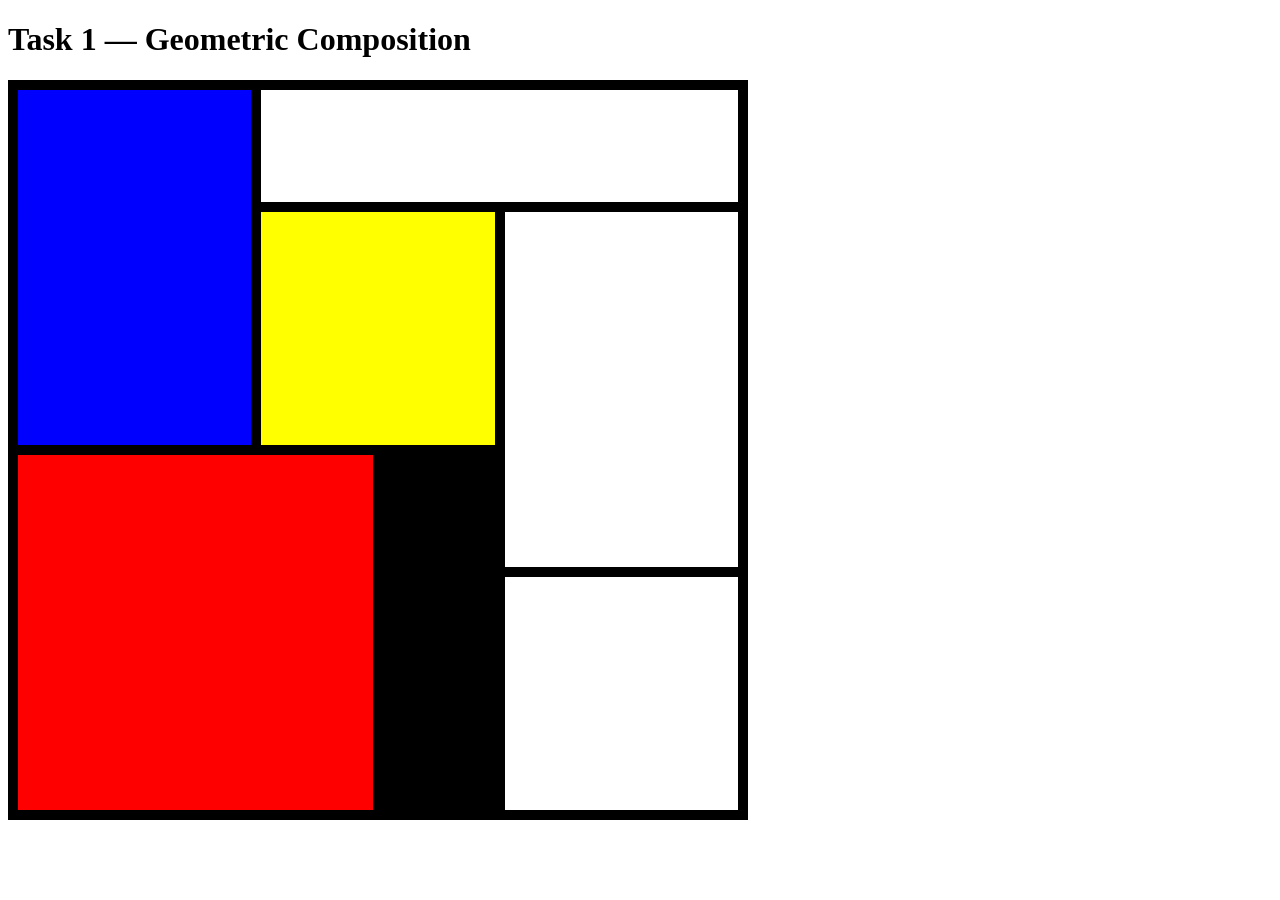
<file: Task1/Index.html>
<!DOCTYPE html>
<html lang="en">
<head>
    <meta charset="UTF-8">
    <meta name="viewport" content="width=device-width, initial-scale=1.0">
    <link rel="stylesheet" href="style.css">
    <title>Document</title>
</head>
<body>
     <h1>Task 1 — Geometric Composition</h1>
        <div class="composition">
            <div class="block blue"></div>
            <div class="block top-white"></div>
            <div class="block yellow"></div>
            <div class="block right-white"></div>
            <div class="block red"></div>
            <div class="block black"></div>
            <div class="block bottom-white"></div>
        </div>
</body>
</html>
</file>
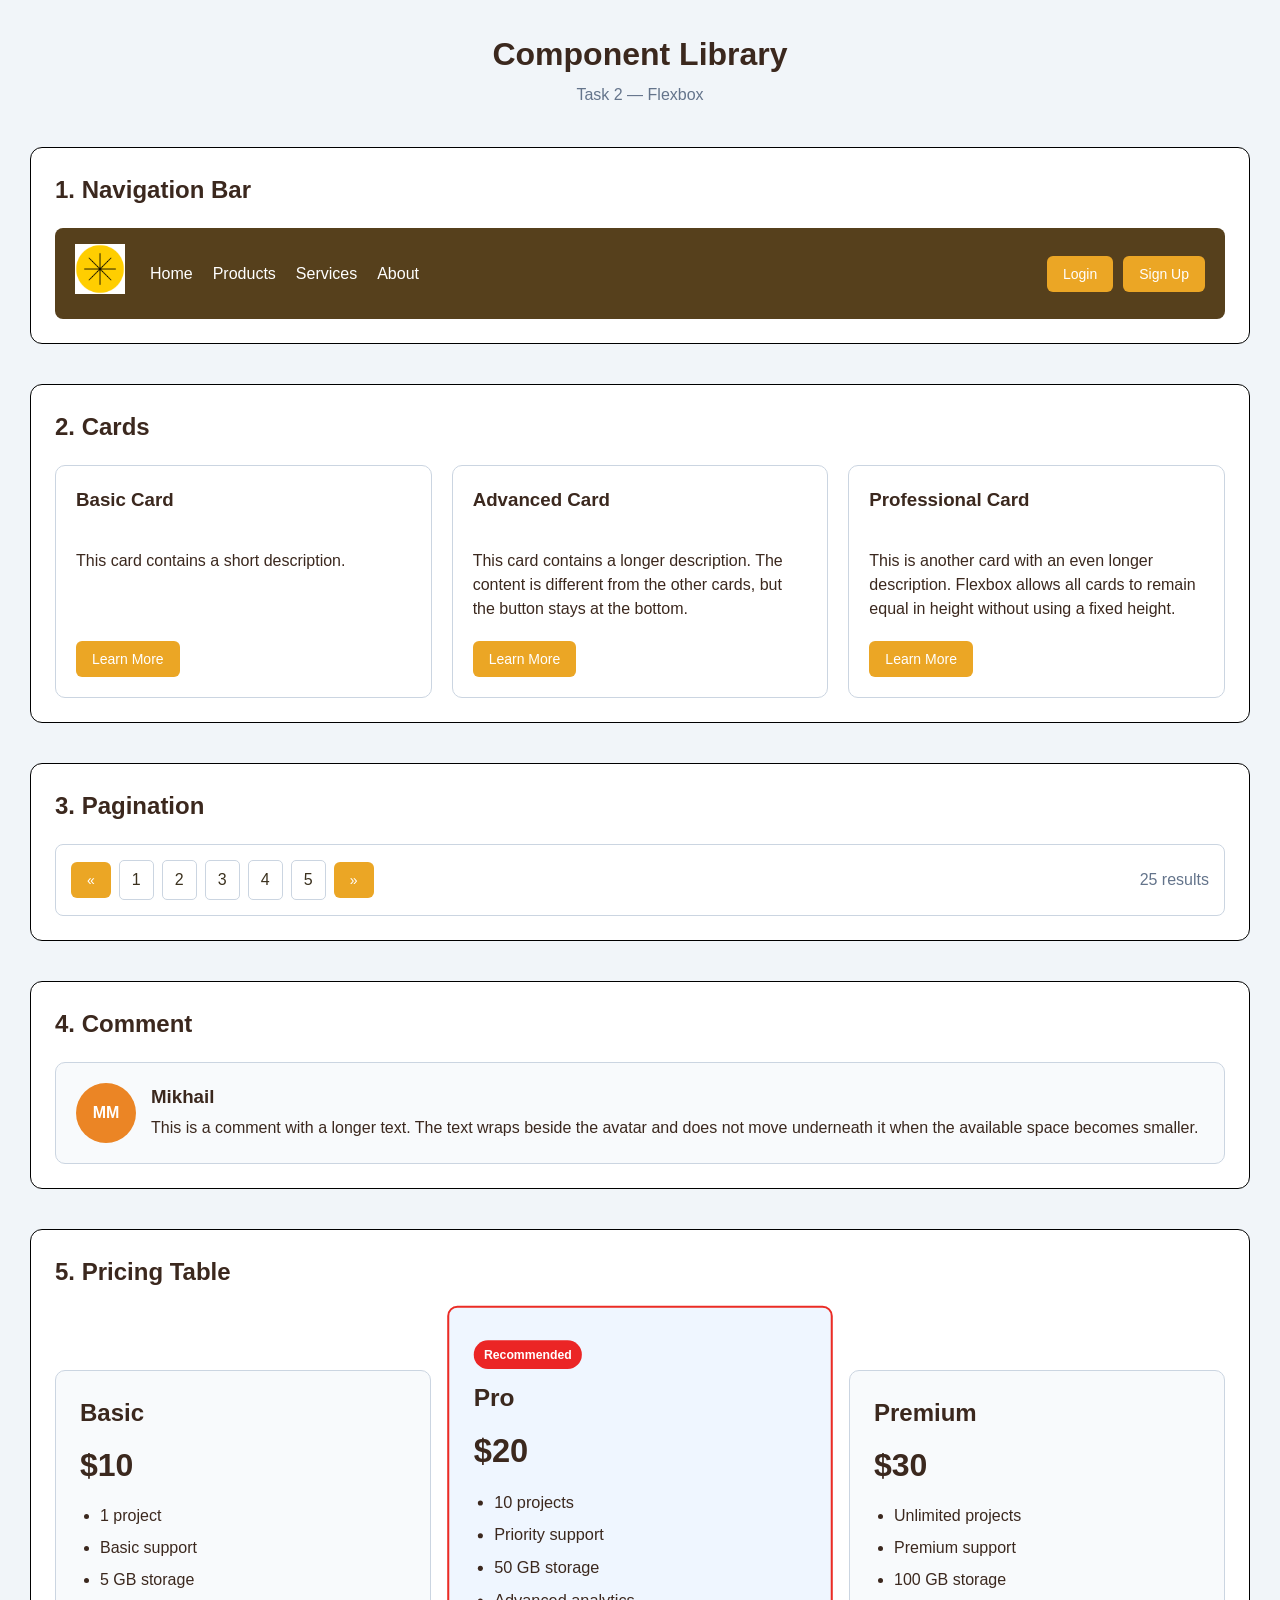
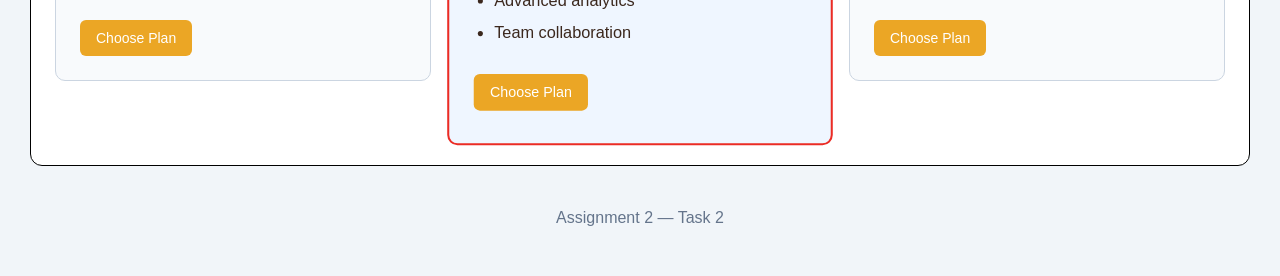
<file: Task2/index.html>
<!DOCTYPE html>
<html lang="en">
<head>
    <meta charset="UTF-8">
    <meta name="viewport" content="width=device-width, initial-scale=1.0">

    <title>Task 2 - Component Library</title>

    <link rel="stylesheet" href="style.css">
</head>

<body>

<header>
    <h1>Component Library</h1>
    <p>Task 2 — Flexbox</p>
</header>

<main>


    <section class="section">
        <h2>1. Navigation Bar</h2>

        <nav class="navbar">
            <div class="logo">
                <img src="images/images.png" alt="MySite" height="50" weidth="50">
            </div>

            <div class="nav-links">
                <a href="#">Home</a>
                <a href="#">Products</a>
                <a href="#">Services</a>
                <a href="#">About</a>
            </div>

            <div class="nav-buttons">
                <button>Login</button>
                <button>Sign Up</button>
            </div>
        </nav>
    </section>


    <section class="section">
        <h2>2. Cards</h2>

        <div class="cards">

            <article class="card">
                <h3>Basic Card</h3>

                <p>
                    This card contains a short description.
                </p>

                <button>Learn More</button>
            </article>


            <article class="card">
                <h3>Advanced Card</h3>

                <p>
                    This card contains a longer description.
                    The content is different from the other
                    cards, but the button stays at the bottom.
                </p>

                <button>Learn More</button>
            </article>

            <article class="card">
                <h3>Professional Card</h3>
                <p>
                    This is another card with an even longer
                    description. Flexbox allows all cards to
                    remain equal in height without using a
                    fixed height.
                </p>

                <button>Learn More</button>
            </article>

        </div>
    </section>


   <section class="section">
        <h2>3. Pagination</h2>
        <div class="pagination">
            <div class="pagination-center">
                <button class="page-arrow">&laquo;</button>
                <div class="page-numbers">
                    <a href="#">1</a>
                    <a href="#">2</a>
                    <a href="#">3</a>
                    <a href="#">4</a>
                    <a href="#">5</a>
                </div>
                <button class="page-arrow">&raquo;</button>
            </div>
            <span class="result-count">25 results</span>
        </div>
    </section>














    <section class="section">
        <h2>4. Comment</h2>
        <article class="comment">
            <div class="avatar">
                MM
            </div>
            <div class="comment-content">
                <h3>Mikhail</h3>
                <p>
                    This is a comment with a longer text.
                    The text wraps beside the avatar and
                    does not move underneath it when the
                    available space becomes smaller.
                </p>
            </div>

        </article>

    </section>







    <section class="section">
        <h2>5. Pricing Table</h2>
        <div class="pricing">
            <article class="plan">
                <h3>Basic</h3>
                <p class="price">$10</p>
                <ul>
                    <li>1 project</li>
                    <li>Basic support</li>
                    <li>5 GB storage</li>
                </ul>
                <button>Choose Plan</button>
            </article>

            <article class="plan recommended">
                <span class="recommended-label">Recommended</span>
                <h3>Pro</h3>
                <p class="price">$20</p>
                <ul>
                    <li>10 projects</li>
                    <li>Priority support</li>
                    <li>50 GB storage</li>
                    <li>Advanced analytics</li>
                    <li>Team collaboration</li>
                </ul>
                <button>Choose Plan</button>
            </article>

            <article class="plan">
                <h3>Premium</h3>
                <p class="price">$30</p>
                <ul>
                    <li>Unlimited projects</li>
                    <li>Premium support</li>
                    <li>100 GB storage</li>
                </ul>
                <button>Choose Plan</button>
            </article>
        </div>
    </section>

</main>
<footer>
    <p>Assignment 2 — Task 2</p>
</footer>
</body>
</html>
</file>
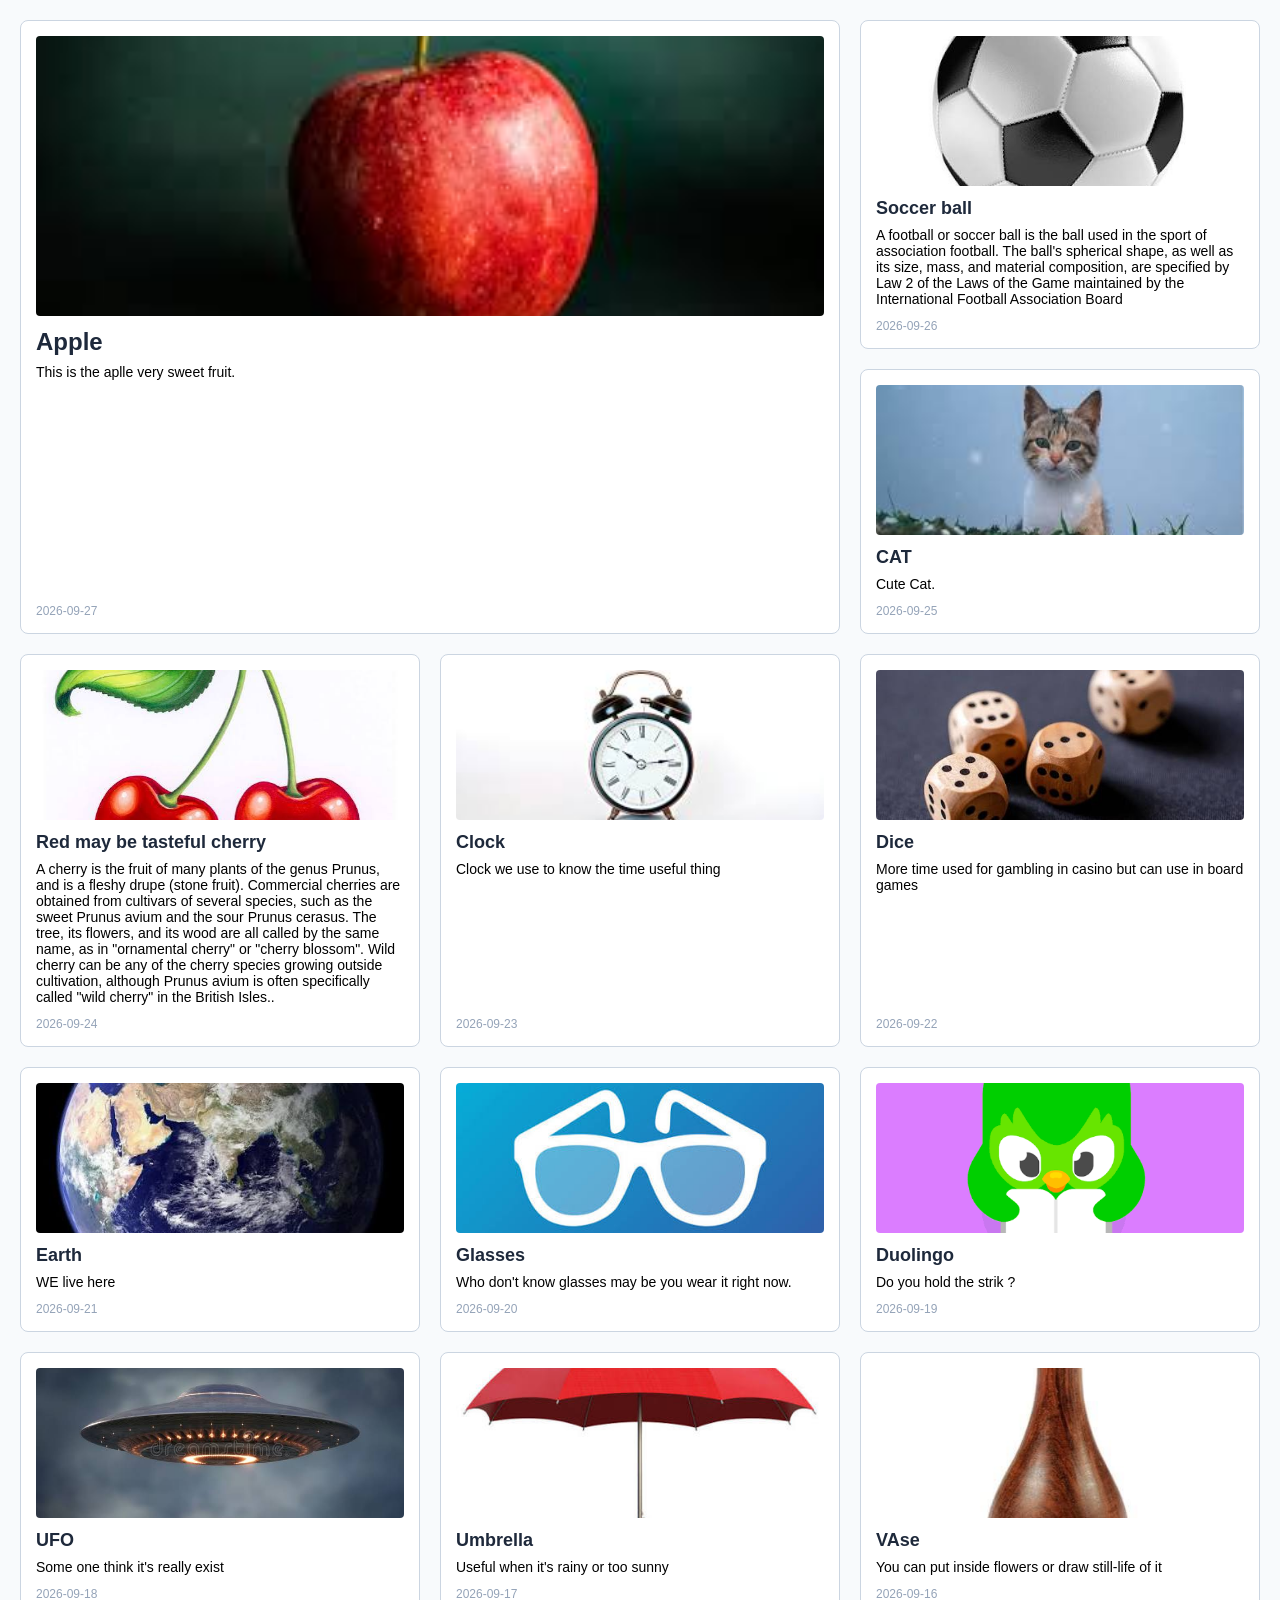
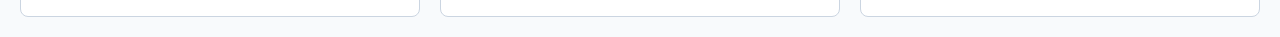
<file: Task3/index.html>
<!DOCTYPE html>
<html lang="en">
<head>
    <meta charset="UTF-8">
    <meta name="viewport" content="width=device-width, initial-scale=1.0">
    <title>Task 3 - Three Layouts, One Markup</title>
    <link rel="stylesheet" href="style.css">
</head>
<body>

    <!-- grid-mode | list-mode | magazine-mode -->
    <div class="container magazine-mode">

        <article class="card">
            <img class="card-img" src="Images/Aplle.jpg" alt="Article 1">
            <div class="card-body">
                <h3 class="card-title">Apple</h3>
                <p class="card-text">This is the aplle very sweet fruit.</p>
            </div>
            <span class="card-date">2026-09-27</span>
        </article>

        <article class="card">
            <img class="card-img" src="Images/Ball.jpg" alt="Article 2">
            <div class="card-body">
                <h3 class="card-title">Soccer ball</h3>
                <p class="card-text">A football or soccer ball is the ball used in the sport of association football. The ball's spherical shape, as well as its size, mass, and material composition, are specified by Law 2 of the Laws of the Game maintained by the International Football Association Board</p>
            </div>
            <span class="card-date">2026-09-26</span>
        </article>

        <article class="card">
            <img class="card-img" src="Images/Cat.jpg" alt="Article 3">
            <div class="card-body">
                <h3 class="card-title">CAT</h3>
                <p class="card-text">Cute Cat.</p>
            </div>
            <span class="card-date">2026-09-25</span>
        </article>

        <article class="card">
            <img class="card-img" src="Images/Cherry.jpg" alt="Article 4">
            <div class="card-body">
                <h3 class="card-title">Red may be tasteful cherry</h3>
                <p class="card-text">A cherry is the fruit of many plants of the genus Prunus, and is a fleshy drupe (stone fruit).

Commercial cherries are obtained from cultivars of several species, such as the sweet Prunus avium and the sour Prunus cerasus. The tree, its flowers, and its wood are all called by the same name, as in "ornamental cherry" or "cherry blossom". Wild cherry can be any of the cherry species growing outside cultivation, although Prunus avium is often specifically called "wild cherry" in the British Isles..</p>
            </div>
            <span class="card-date">2026-09-24</span>
        </article>

        <article class="card">
            <img class="card-img" src="Images/Clock.jpg" alt="Article 5">
            <div class="card-body">
                <h3 class="card-title">Clock</h3>
                <p class="card-text">Clock we use to know the time useful thing</p>
            </div>
            <span class="card-date">2026-09-23</span>
        </article>

        <article class="card">
            <img class="card-img" src="Images/Dice.jpg" alt="Article 6">
            <div class="card-body">
                <h3 class="card-title">Dice</h3>
                <p class="card-text">More time used for gambling in casino but can use in board games</p>
            </div>
            <span class="card-date">2026-09-22</span>
        </article>

        <article class="card">
            <img class="card-img" src="Images/Earth.jpg" alt="Article 7">
            <div class="card-body">
                <h3 class="card-title">Earth</h3>
                <p class="card-text">WE live here</p>
            </div>
            <span class="card-date">2026-09-21</span>
        </article>

        <article class="card">
            <img class="card-img" src="Images/Glasses.jpg" alt="Article 8">
            <div class="card-body">
                <h3 class="card-title">Glasses</h3>
                <p class="card-text">Who don't know glasses may be you wear it right now.</p>
            </div>
            <span class="card-date">2026-09-20</span>
        </article>

        <article class="card">
            <img class="card-img" src="Images/Images.png" alt="Article 9">
            <div class="card-body">
                <h3 class="card-title">Duolingo</h3>
                <p class="card-text">Do you hold the strik ?</p>
            </div>
            <span class="card-date">2026-09-19</span>
        </article>

        <article class="card">
            <img class="card-img" src="Images/UFO.jpg" alt="Article 10">
            <div class="card-body">
                <h3 class="card-title">UFO</h3>
                <p class="card-text">Some one think it's really exist</p>
            </div>
            <span class="card-date">2026-09-18</span>
        </article>

        <article class="card">
            <img class="card-img" src="Images/Umbrella.jpg" alt="Article 11">
            <div class="card-body">
                <h3 class="card-title">Umbrella</h3>
                <p class="card-text">Useful when it's rainy or too sunny</p>
            </div>
            <span class="card-date">2026-09-17</span>
        </article>

        <article class="card">
            <img class="card-img" src="Images/Vase.jpg" alt="Article 12">
            <div class="card-body">
                <h3 class="card-title">VAse</h3>
                <p class="card-text">You can put inside flowers or draw still-life   of it </p>
            </div>
            <span class="card-date">2026-09-16</span>
        </article>

    </div>

</body>
</html>
</file>
<file: Task1/style.css>
.composition {
    width: min(80vw,80vh);
    aspect-ratio: 1;
    display: grid;
    grid-template-columns: repeat(6);
    grid-template-rows: repeat(6);
    gap: 10px;
    background-color: black;
    padding: 10px;
}
.blue {
    background-color: blue;
    grid-column: 1 / 3 ;
    grid-row: 1 / 4  ;  
}
.top-white {
    background-color: white;
    grid-column: 3 / 7;
    grid-row: 1 / 2;
}
.yellow {
    background-color: yellow;
    grid-column: 3 / 5;
    grid-row: 2 / 4;
}
.right-white {
    background-color: white;
    grid-column: 5 / 7;
    grid-row: 2 / 5;
}
.red {
    background-color: red;
    grid-column: 1 / 4;
    grid-row: 4 / 7;
}
.black {
    background-color: black;
    grid-column: 4 / 5;
    grid-row: 4 / 7;
}
.bottom-white {
    background-color: white;
    grid-column: 5 / 7;
    grid-row: 5 / 7;
}
</file>
<file: Task2/style.css>
* {
    box-sizing: border-box;
}

body {
    margin: 0;
    padding: 30px;
    font-family: Arial, sans-serif;
    line-height: 1.5;
    color: #3b281e;
    background-color: #f1f5f9;
}

header {
    text-align: center;
    margin-bottom: 40px;
}

header h1 {
    margin: 0;
}

header p {
    margin: 5px 0;
    color: #64748b;
}

main {
    display: flex;
    flex-direction: column;
    gap: 40px;
}

.section {
    padding: 24px;
    background-color: white;
    border: 1px solid #000000;
    border-radius: 12px;
}

.section h2 {
    margin-top: 0;
    margin-bottom: 20px;
}

button {
    padding: 10px 16px;
    border: 0;
    border-radius: 6px;
    background-color: #eba625;
    color: white;
    font-size: 14px;
    cursor: pointer;
}

button:hover {
    background-color: #d81d1d;
}


.navbar {
    display: flex;
    align-items: center;
    gap: 25px;
    padding: 16px 20px;
    background-color: #56401c;
    border-radius: 8px;
}

.logo {
    font-size: 22px;
    font-weight: bold;
    color: white;
}

.nav-links {
    display: flex;
    flex-wrap: wrap;
    gap: 20px;
}
    
.nav-links a {
    color: white;
      text-decoration: none;
}

.nav-buttons {
    display: flex;
    flex-wrap: wrap;
    gap: 10px;
    margin-left: auto; 
}

.cards {
    display: flex;
    align-items: stretch;
    gap: 20px;
}

.card {
    flex: 1;
    display: flex;
    flex-direction: column;
    padding: 20px;
    border: 1px solid #cbd5e1;
    border-radius: 10px;    
    background-color: #ffffff;
}

.card h3 {
    margin-top: 0;
}

.card p {
    margin-bottom: 20px;
}

.card button {
    margin-top: auto; 
    align-self: flex-start;
}


.pagination {
    display: flex;
    align-items: center;
    justify-content: center;
    position: relative;
    gap: 12px;
    padding: 15px;
    border: 1px solid #cbd5e1;
    border-radius: 8px;
    flex-wrap: wrap;
}

.pagination-center {
    display: flex;
    align-items: center;
    gap: 8px;
}

.page-numbers {
    display: flex;
    gap: 8px;
    flex-wrap: wrap;
}

.page-numbers a {
    display: flex;
    align-items: center;
    justify-content: center;
    min-width: 35px;
    padding: 7px 10px;
    color: #3b311e;
    text-decoration: none;
    border: 1px solid #cbd5e1;
    border-radius: 5px;
}

.page-numbers a:hover {
    background-color: #e2e8f0;
}

.result-count {
    margin-left: auto;
    color: #64748b;
    white-space: nowrap;
}

.comment {
    display: flex;
    align-items: flex-start;
    gap: 15px;
    padding: 20px;
    border: 1px solid #cbd5e1;
    border-radius: 10px;
    background-color: #f8fafc;
}

.avatar {
    flex-shrink: 0; 
    display: flex;
    align-items: center;
    justify-content: center;
    width: 60px;
    height: 60px;
    border-radius: 50%;
    background-color: #eb8525;
    color: white;
    font-weight: bold;
}

.comment-content {
    min-width: 0;
}

.comment-content h3 {
    margin-top: 0;
    margin-bottom: 5px;
}

.comment-content p {
    margin: 0;
}

.pricing {
    display: flex;
    align-items: center; 
    gap: 20px;
}

.plan {
    flex: 1;
    display: flex;
    flex-direction: column;
    padding: 24px;
    border: 1px solid #cbd5e1;
    border-radius: 10px;
    background-color: #f8fafc;
}

.plan h3 {
    margin-top: 0;
    margin-bottom: 10px;
    font-size: 24px;
}

.price {
    margin: 0 0 15px;
    font-size: 32px;
    font-weight: bold;
}

.plan ul {
    margin: 0 0 20px;
    padding-left: 20px;
}

.plan li {
    margin-bottom: 8px;
}

.plan button {
    margin-top: auto;
    align-self: flex-start;
}

.recommended {
    border: 2px solid #eb2c25;
    background-color: #eff6ff;
    padding: 32px 24px; 
    transform: scale(1.02);
}

.recommended-label {
    align-self: flex-start;
    margin-bottom: 10px;
    padding: 5px 10px;
    border-radius: 20px;
    background-color: #eb2525;
    color: white;
    font-size: 12px;
    font-weight: bold;
}

footer {
    margin-top: 40px;
    text-align: center;
    color: #64748b;
}
</file>
<file: Task3/style.css>
body {
    margin: 0;
    padding: 20px;
    font-family: Arial, sans-serif;
    background-color: #f8fafc;
    color: #1e293b;
}

.container {
    display: grid;
    gap: 20px;
}

.card {
    display: flex;
    flex-direction: column;
    padding: 15px;
    background-color: #ffffff;
    border: 1px solid #cbd5e1;
    border-radius: 8px;
}

.card-img {
    width: 100%;
    height: 150px;
    object-fit: cover;
    background-color: #e2e8f0; 
    border-radius: 4px;
}

.card-body {
    flex: 1;
    display: flex;
    flex-direction: column;
    gap: 8px;
    margin: 12px 0;
}

.card-title {
    margin: 0;
    font-size: 18px;
}

.card-text {
    margin: 0;
    font-size: 14px;
    color: #000000;
}

.card-date {
    font-size: 12px;
    color: #94a3b8;
    white-space: nowrap;
}


.grid-mode {
    grid-template-columns: repeat(auto-fill, minmax(250px, 1fr));
}


.list-mode {
    grid-template-columns: 1fr;
}

.list-mode .card {
    flex-direction: row;
    align-items: center;
    gap: 15px;
}

.list-mode .card-img {
    width: 120px;
    height: 80px;
    flex-shrink: 0;
}

.list-mode .card-body {
    margin: 0;
}

.list-mode .card-date {
    margin-left: auto; 
}


.magazine-mode {
    grid-template-columns: repeat(auto-fill, minmax(300px, 1fr));

}

.magazine-mode .card:first-child {
    grid-column: span 2;
    grid-row: span 2;
}

.magazine-mode .card:first-child .card-img {
    height: 280px;
}

.magazine-mode .card:first-child .card-title {
    font-size: 24px;
}
</file>
